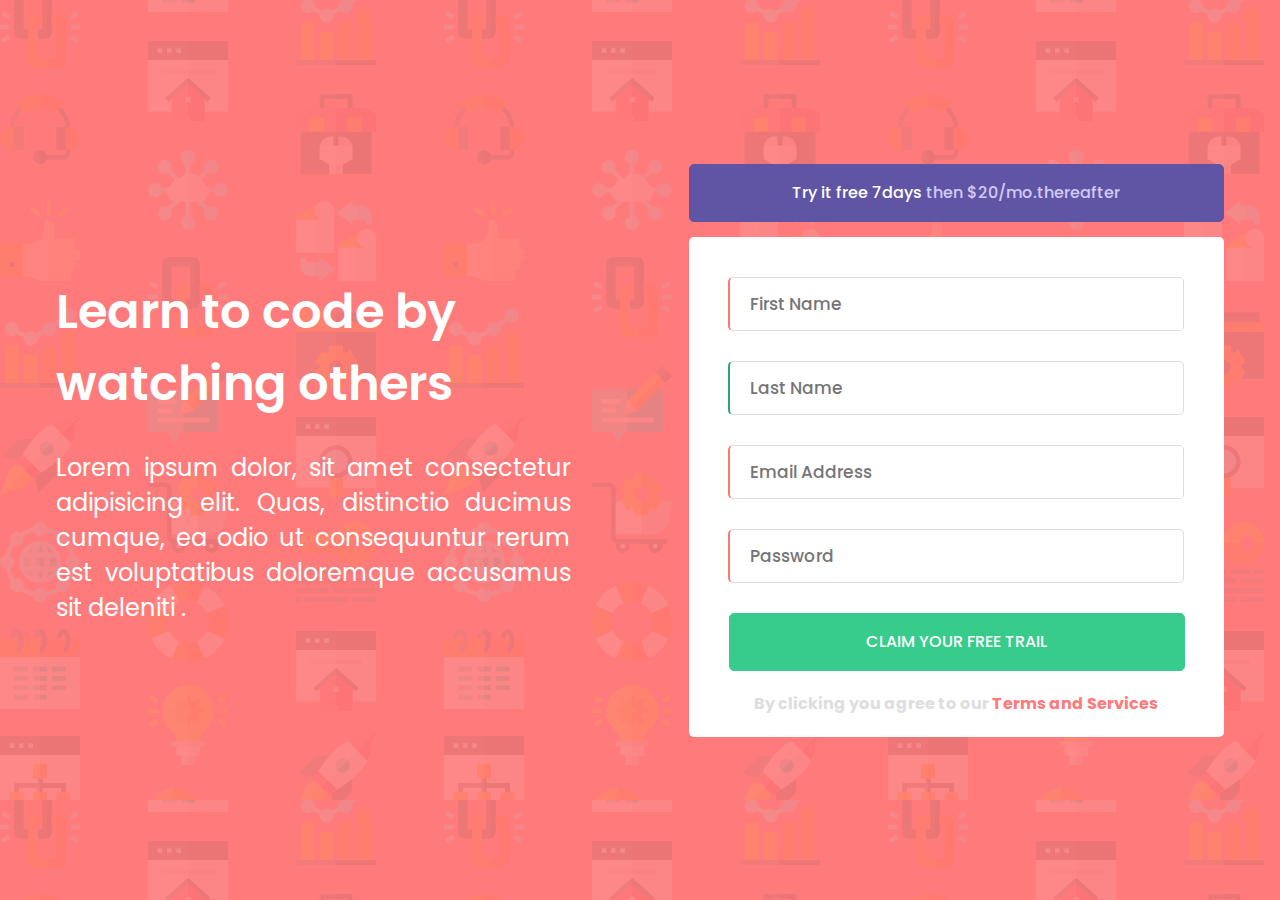
<file: intro-component-with-signup-form-master/intro-component-with-signup-form-master/index.html>
<!DOCTYPE html>
<html lang="en">
<head>
  <meta charset="UTF-8">
  <meta name="viewport" content="width=device-width, initial-scale=1.0"> <!-- displays site properly based on user's device -->

  <link rel="icon" type="image/png" sizes="32x32" href="./images/favicon-32x32.png">
  
  <title> Intro component with sign up form</title>
<link rel="stylesheet" href="main.css">
</head>
<body>

 <div class="main-container">
    <div class="content">
              <div class="text-content">
                  <h3>Learn to code by watching others</h3>
                  <p>Lorem ipsum dolor, sit amet consectetur adipisicing elit. Quas, distinctio ducimus cumque, ea odio ut consequuntur rerum est voluptatibus doloremque accusamus sit deleniti .</p>
              </div>
              <div class="form">
                <button>Try it free 7days <span>then $20/mo.thereafter</span></button>
                <form   autocomplete="off">
                      <input type="text" placeholder="First Name" required  >
                      <input type="text"  placeholder="Last Name" title="optional">
                      <input type="email" placeholder="Email Address" required >
                      <input type="password" placeholder="Password" required>
                    <button type="submit" class="second">CLAIM YOUR FREE TRAIL</button>
                    <h6>By clicking you agree to our  <span>Terms and Services </span></h6>
                </form>
              </div>
    </div>

 </div>
 <script>
   
</script>
</body>
</html>
</file>
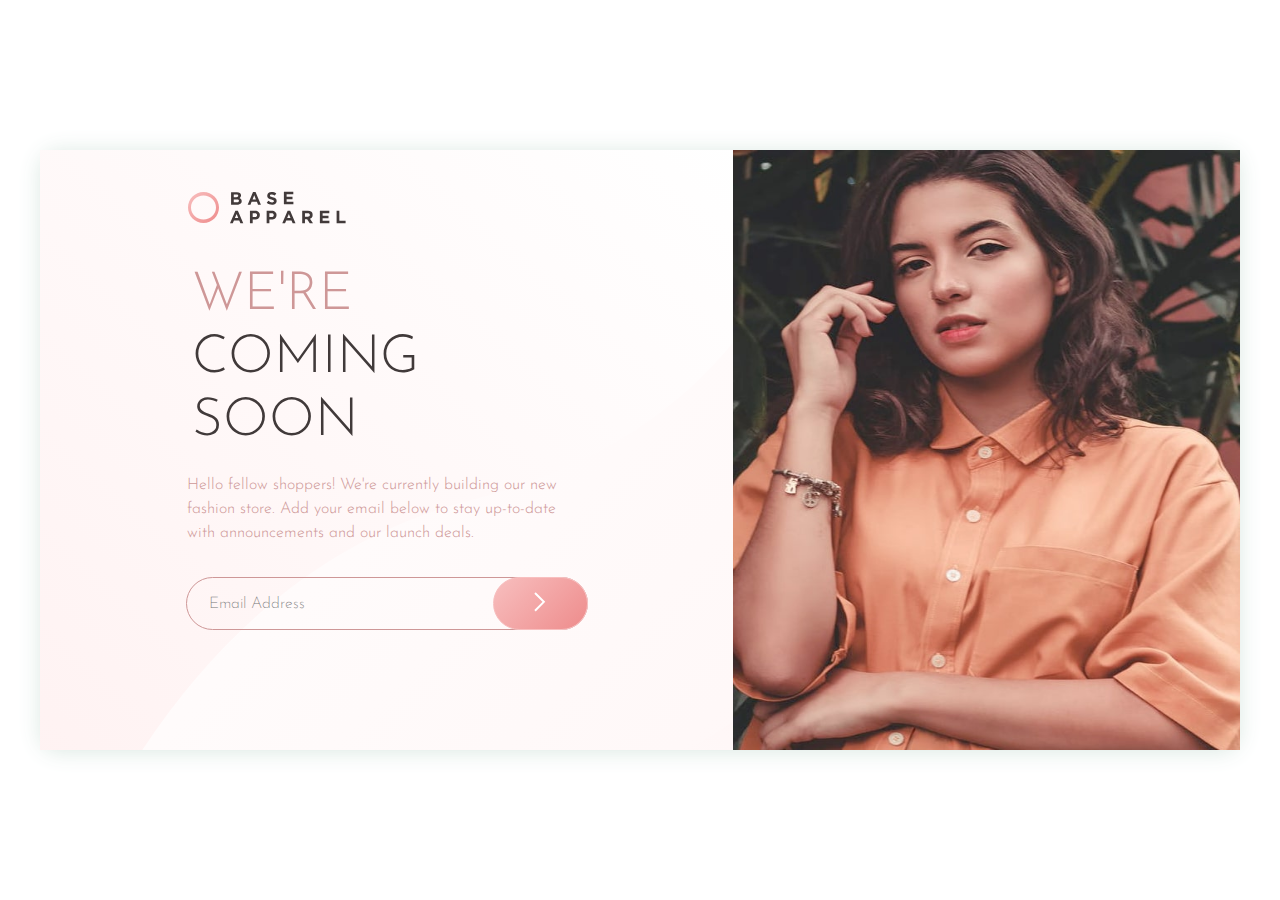
<file: intro-component-with-signup-form-master/intro-component-with-signup-form-master/base-apparel-coming-soon-master/base-apparel-coming-soon-master/index.html>
<!DOCTYPE html>
<html lang="en">
<head>
  <meta charset="UTF-8">
  <meta name="viewport" content="width=device-width, initial-scale=1.0"> <!-- displays site properly based on user's device -->

  <link rel="icon" type="image/png" sizes="32x32" href="./images/favicon-32x32.png">
  
  <title> Base Apparel coming soon page</title>
<link rel="stylesheet" href="main.css">
  
 
</head>
<body>
 <section>
   <div class="container">
   <div class="left-container">
     <figure>
     <img src="images/logo.svg" alt="logo">
    </figure>
     <div class="content">
       <h1><span>We're</span>coming</span> <br>soon</h1>
       <p>Hello fellow shoppers! We're currently building our new fashion store. 
          Add your email below to stay up-to-date with announcements and our launch deals.</p>
          <main>      
            <form>    
            <input type="email" placeholder="Email Address" required><button type="submit"><img src="images/icon-arrow.svg"></button>
          </form>
          </main>

     </div>
   </div>
   <div class="right-container">
     <img src="images/hero-desktop.jpg" alt="hero"> 
   </div>
           </div>
 </section>
</body>
</html>
</file>
<file: intro-component-with-signup-form-master/intro-component-with-signup-form-master/main.css>
@import url('https://fonts.googleapis.com/css?family=Poppins&display=swap');

*{
    padding: 0px;
    margin: 0;
    box-sizing: border-box;
    font-family:'Poppins',sans-serif;
  }
  
  .main-container{
    width:100vw;
    height:100vh;
    background-image: url("images/bg-intro-desktop.png");
   background-color:  hsl(0, 100%, 74%) ;
   
  }
   .content{
     width:100%;
     height:100vh;
     
    display: flex;
    justify-content: space-between;
    align-items: center;
    flex-wrap: wrap;
   }
   .text-content{
    width: 520px;
    margin: 0 auto;
   }
   h3{
     color:#feffff;
     font-size:3rem;
     font-weight:600;
   }
   p{
    color: #feffff;
    font-size: 1.5rem;
    font-weight: 400;
    padding-top: 30px;
    width: 515px;

    text-align: justify;
   }
   span{
     color:#d1cbf7;
   }
   .form{
     margin: 0 auto;
     
   }
   button{
     width:535px;
     height:58px;
     background-color:hsl(248, 32%, 49%);
     border:1px solid hsl(248, 32%, 49%);
     color:white;
     border-radius: 5px;
     font-size: 16px;
     font-weight: 500;
   }
   .second{
    width: 456px;
    background-color:hsl(154, 59%, 51%);
     border:1px solid hsl(154, 59%, 51%);
     color:white;
     border-radius: 5px;
     margin-left:30px;
   }
   form{
    width:535px;
     height:500px;
     background-color:white;
     border-radius:5px;
     margin-top: 15px;
     padding: 10px;
   }
   h6{
     color:#dedede;
     font-size: 16px;
     font-weight: 700;
     text-align: center;
     padding-top: 20px;
   }
   form span{
     color: hsl(0, 100%, 74%) ;
   }
   input{
     width: 456px;
     height:54px;
     border:1px solid #dedede;
     border-radius: 5px;
     padding: 20px;
     display: flex;
    margin: 30px auto;
    outline:none;
    caret-color: hsl(248, 32%, 49%);
   }
   input[placeholder]{
    color: #6a6a6c;
    font-size: 17px;
    font-weight: 500;
   }
   input:focus{
    border:1px solid hsl(248, 32%, 49%);
   }
   
   input:focus[placeholder]{
    font-weight:550;

   }
  
   input:focus:valid{
    border:1px solid hsl(248, 32%, 49%);
   }
  input:optional{
    border-left:2px solid hsl(154, 59%, 41%);
  }
   input:required{
     border-left:2px solid #fe7877;
   }
   input:focus:invalid{
    border:1px solid  red;
   }
   input:required:focus:valid {
  background: url("images/right.svg") no-repeat 95% 50%;
  background-size: 25px;
   }
  
   input:required:focus:invalid {
    background: url("images/wrong.png") no-repeat 95% 50%;
    background-size: 25px;
     }

   /* responsive width:375px*/
 @media(max-width:375px){
   .main-container{
  
    background-image: url("images/bg-intro-mobile.png");
    width: 100vw;
    height: 230vh
  }
  .text-content{
    padding-top: 54px;
    padding-bottom: 56px;
    width:387px;

  }
  h3{
      font-size:2.5em;
      text-align: center;
  }
  p{
    font-size: 1srem;
    padding-top: 30px;
    text-align: center;
    width: 367px;


  }
  button {
    width: 336px;
    display: block;
    margin: 0 auto;
    height: 82px;
}
form {
    width: 337px;
    margin-top: 35px;
    height: 533px;
}
input {
    width: 278px;
    height: 52px;
}
.second {
    width: 280px;
    margin-left: 17px;
    height: 52px;
}
form span {
   
    display: block;
    padding-top: 10px;
}
}
</file>
<file: intro-component-with-signup-form-master/intro-component-with-signup-form-master/base-apparel-coming-soon-master/base-apparel-coming-soon-master/main.css>
@import url('https://fonts.googleapis.com/css?family=Josefin+Sans&display=swap');
*{
    margin: 0px;
    padding:0px;
    box-sizing: border-box;
    font-family: 'Josefin Sans' ,sans-serif;
  }
  section{
    width:100%;
   height:100vh;
    display: flex;
    justify-content: center;
    align-items: center;
  }
  .container{
    width:1200px;
    height:600px;
    background-image: linear-gradient(135deg, hsl(0, 0%, 100%),hsl(0, 100%, 98%));
    display: flex;
    box-shadow:0 1.9px 21.8px rgba(218, 232, 226, 0.95);
    border-radius: 20px;
   
  }
   
  
  .left-container{
    width:832px;
    height:inherit;
    background-image: url("images/bg-pattern-desktop.svg");
  }
  .right-container{
    width:608px;
    height:inherit;
    
  }
  .right-container img{
    width:100%;
    height:600px;
  }

    figure{
      width: 454px;
  height: 114px;
  display: flex;
  justify-content: center;
  align-items: center;
    }
    .content{
      display: flex;
  justify-content: center;
  align-items: center;
  flex-direction: column;
  
    }
    h1{
      font-size: 3.3rem;
      color:hsl(0, 6%, 24%);
      text-transform: uppercase;
      font-weight:600;
      width: 389px;
      line-height: 63px;
      font-weight: 300;
    }
    span{
      color:hsl(0, 36%, 70%);
      display: block;
      font-weight: 300;
    }
   
    p{
    width: 400px;
    height: 104px;
    color: hsl(0, 36%, 70%);
    font-weight: 300;
    line-height: 24px;
    padding-top: 20px;
    }
    main{
        position: relative;
    }
    input{
        width: 402px;
        height: 53px;
        border-radius: 52px;
        border: 1px solid hsl(0, 36%, 70%);
        background-color: transparent;
        margin-top: 20px;
        outline: none;
        
    }
    input:required:focus:invalid{
        background:url('images/icon-error.svg') no-repeat 69% 50%;
        background-size: 25px;
    }
    input:required:focus:valid{
        background:url('images/right.svg') no-repeat 69% 50%;
        background-size: 25px;
    }
    input[placeholder]{
      font-size: 1rem;
      color: hsl(0, 36%, 70%);
      font-weight: 200;
      padding-left: 22px;
      
    }
    button{
        outline: none;
        width: 95px;
        height: 53px;
        background-image: linear-gradient(135deg, hsl(0, 80%, 86%), hsl(0, 74%, 74%));
        border:1px solid  hsl(0, 80%, 86%);
        border-radius: 50px;
        position: absolute;
        top: 20px;
      right: 0px;
      cursor: pointer;
    }
    /* animation*/
    @keyframes Animation{
        0%{
            transform: scale(0.5);
            }
        73%{
            transform: scale(0.8);
            }
        99%{
            transform: scale(1);
            }
    }
    
    .container{
        animation: Animation 2s forwards 0s ease-in;
    }

    /* responsive*/
    @media(max-width:375px)
    {
          .container {
      width: 375px;
      height: 800px;
      margin-top: 40px;
      padding-top: 20px;
      flex-wrap: wrap;
    }
    figure{
      width: 200px;
      height: 114px;
      margin: 20px;
    }
    h1{
      font-size:3rem;
      width:277px;
      text-align: center;
    }
    .left-container{
      width: 335px;
      margin-top: 38px;
      padding-top: 35px;
    }

    p {
      width: 279px;
      text-align: justify;
      height: 165px;
      padding-left: 24px;
    }
    input{
        width:270px;
      }
  button{
    width:68px;
  }
  
  .right-container img {
    width: 375px;
    height: 250px;
    margin-top: -58px;

  }
  }
</file>
